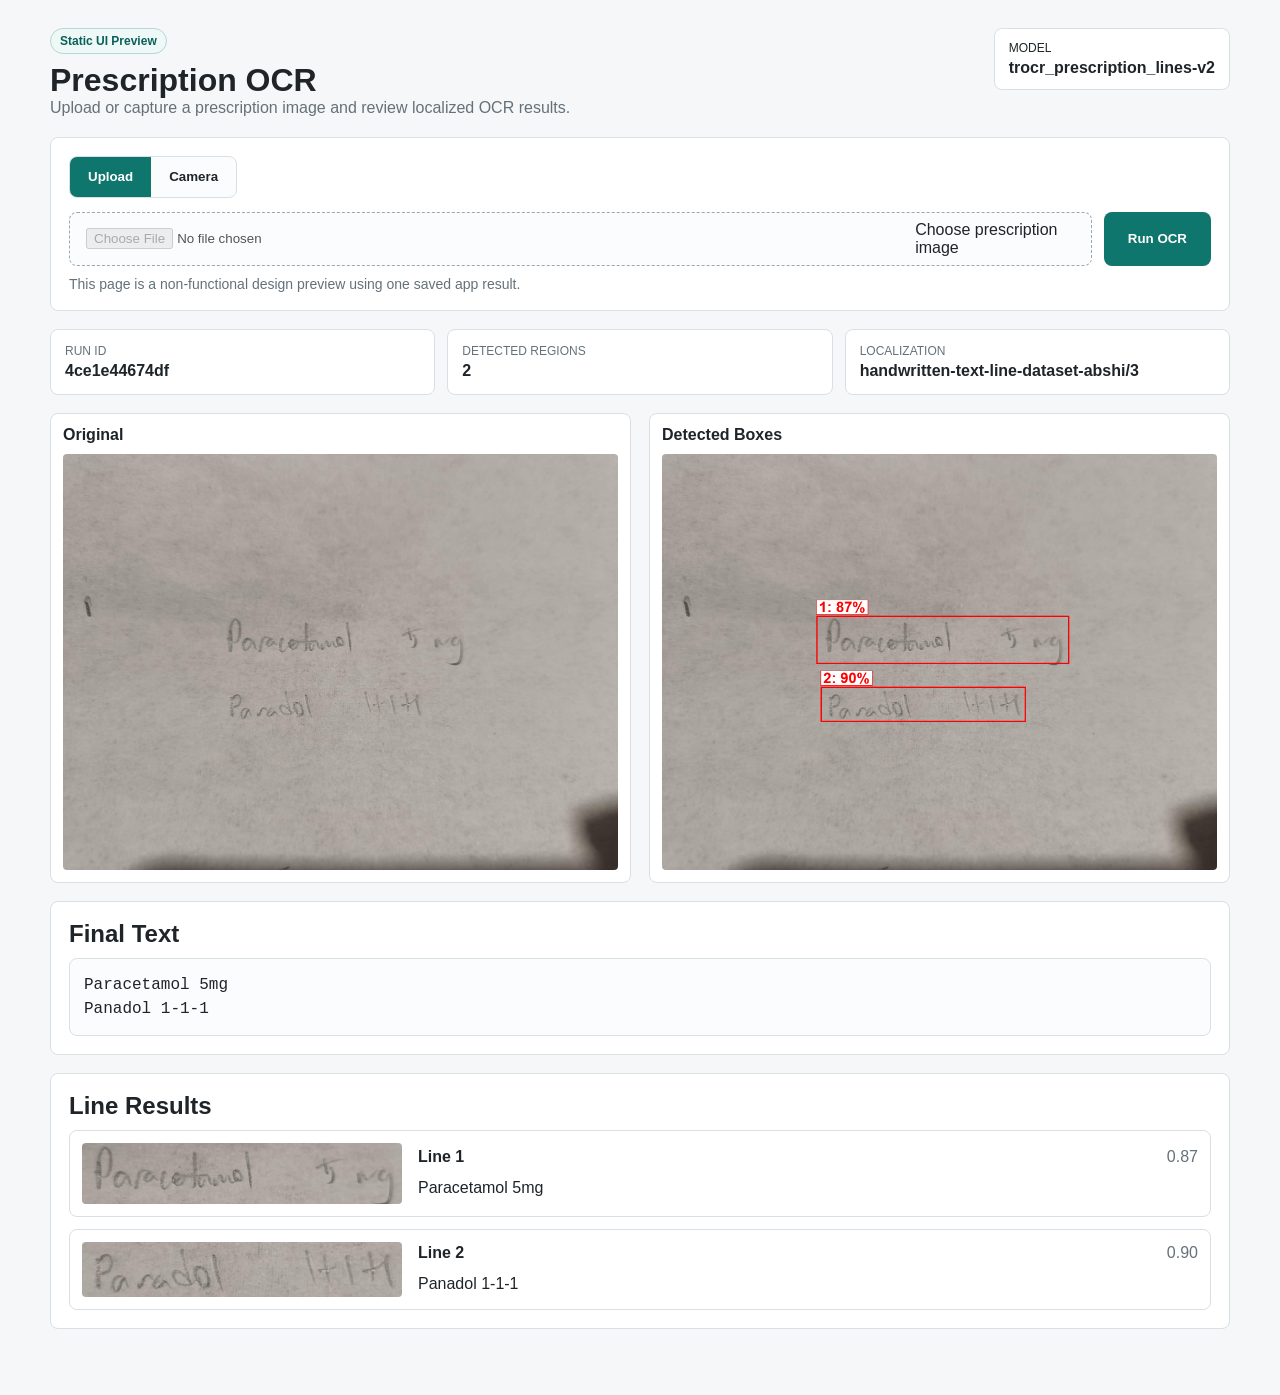
<file: preview/index.html>
<!doctype html>
<html lang="en">
  <head>
    <meta charset="utf-8">
    <meta name="viewport" content="width=device-width, initial-scale=1">
    <title>Prescription OCR Preview</title>
    <link rel="stylesheet" href="styles.css">
  </head>
  <body>
    <main class="shell">
      <section class="topbar">
        <div>
          <div class="badge">Static UI Preview</div>
          <h1>Prescription OCR</h1>
          <p>Upload or capture a prescription image and review localized OCR results.</p>
        </div>
        <div class="status">
          <span>Model</span>
          <strong>trocr_prescription_lines-v2</strong>
        </div>
      </section>

      <section class="upload-panel">
        <div class="input-tabs" aria-label="Input method">
          <button class="tab-button active" type="button">Upload</button>
          <button class="tab-button" type="button">Camera</button>
        </div>
        <div class="mock-form">
          <label class="drop-zone">
            <input type="file" disabled>
            <span>Choose prescription image</span>
          </label>
          <button type="button">Run OCR</button>
        </div>
        <p class="hint">This page is a non-functional design preview using one saved app result.</p>
      </section>

      <section class="summary-grid">
        <div>
          <span class="label">Run ID</span>
          <strong>4ce1e44674df</strong>
        </div>
        <div>
          <span class="label">Detected Regions</span>
          <strong>2</strong>
        </div>
        <div>
          <span class="label">Localization</span>
          <strong>handwritten-text-line-dataset-abshi/3</strong>
        </div>
      </section>

      <section class="image-grid">
        <figure>
          <figcaption>Original</figcaption>
          <img src="assets/real-run/original.jpg" alt="Uploaded prescription preview">
        </figure>
        <figure>
          <figcaption>Detected Boxes</figcaption>
          <img src="assets/real-run/annotated.png" alt="Prescription with detected boxes">
        </figure>
      </section>

      <section class="transcription-panel">
        <div class="section-heading">
          <h2>Final Text</h2>
        </div>
        <pre>Paracetamol 5mg
Panadol 1-1-1</pre>
      </section>

      <section class="regions-panel">
        <div class="section-heading">
          <h2>Line Results</h2>
        </div>
        <div class="region-list">
          <article class="region-row">
            <div class="region-image"><img src="assets/real-run/crops/region_001.png" alt="Line crop 1"></div>
            <div class="region-text"><div class="region-meta"><strong>Line 1</strong><span>0.87</span></div><p>Paracetamol 5mg</p></div>
          </article>
          <article class="region-row">
            <div class="region-image"><img src="assets/real-run/crops/region_002.png" alt="Line crop 2"></div>
            <div class="region-text"><div class="region-meta"><strong>Line 2</strong><span>0.90</span></div><p>Panadol 1-1-1</p></div>
          </article>
        </div>
      </section>
    </main>
  </body>
</html>
</file>
<file: preview/styles.css>
:root {
  color-scheme: light;
  --bg: #f5f7f8;
  --panel: #ffffff;
  --text: #1e2428;
  --muted: #65717a;
  --line: #d9e0e4;
  --accent: #0f766e;
  --accent-strong: #0b5f59;
}

* { box-sizing: border-box; }

body {
  margin: 0;
  min-height: 100vh;
  background: var(--bg);
  color: var(--text);
  font-family: Arial, Helvetica, sans-serif;
}

.shell {
  width: min(1180px, calc(100% - 32px));
  margin: 0 auto;
  padding: 28px 0 48px;
}

.topbar {
  display: flex;
  justify-content: space-between;
  gap: 24px;
  align-items: flex-start;
  margin-bottom: 20px;
}

h1, h2, p { margin: 0; }
h1 { font-size: 32px; line-height: 1.15; }

.badge {
  display: inline-block;
  margin-bottom: 8px;
  padding: 5px 9px;
  border: 1px solid #b8d6d2;
  border-radius: 999px;
  color: var(--accent-strong);
  background: #eef8f6;
  font-size: 12px;
  font-weight: 700;
}

.topbar p, .hint, .label, .region-meta span { color: var(--muted); }

.status,
.upload-panel,
.transcription-panel,
.regions-panel,
.summary-grid > div,
figure {
  background: var(--panel);
  border: 1px solid var(--line);
  border-radius: 8px;
}

.status {
  min-width: 220px;
  padding: 12px 14px;
}

.status span, .label {
  display: block;
  font-size: 12px;
  text-transform: uppercase;
  letter-spacing: 0;
  margin-bottom: 4px;
}

.upload-panel,
.transcription-panel,
.regions-panel {
  padding: 18px;
  margin-bottom: 18px;
}

.input-tabs {
  display: inline-flex;
  width: fit-content;
  border: 1px solid var(--line);
  border-radius: 8px;
  overflow: hidden;
  background: #fbfcfd;
  margin-bottom: 14px;
}

.tab-button {
  min-height: 40px;
  padding: 0 18px;
  border: 0;
  border-radius: 0;
  background: transparent;
  color: var(--text);
  font-weight: 700;
}

.tab-button.active {
  background: var(--accent);
  color: white;
}

.mock-form {
  display: flex;
  gap: 12px;
  align-items: stretch;
}

.drop-zone {
  flex: 1;
  min-height: 54px;
  border: 1px dashed #9aa8b2;
  border-radius: 8px;
  display: flex;
  align-items: center;
  padding: 0 16px;
  background: #fbfcfd;
}

.drop-zone input { width: 100%; }

button {
  border: 0;
  border-radius: 8px;
  padding: 0 24px;
  background: var(--accent);
  color: white;
  font-weight: 700;
}

.hint { margin-top: 10px; font-size: 14px; }

.summary-grid {
  display: grid;
  grid-template-columns: repeat(3, minmax(0, 1fr));
  gap: 12px;
  margin-bottom: 18px;
}

.summary-grid > div {
  padding: 14px;
  overflow-wrap: anywhere;
}

.image-grid {
  display: grid;
  grid-template-columns: repeat(2, minmax(0, 1fr));
  gap: 18px;
  margin-bottom: 18px;
}

figure {
  margin: 0;
  padding: 12px;
}

figcaption, .section-heading {
  font-weight: 700;
  margin-bottom: 10px;
}

img {
  display: block;
  width: 100%;
  height: auto;
  border-radius: 4px;
}

pre {
  white-space: pre-wrap;
  overflow-wrap: anywhere;
  margin: 0;
  padding: 14px;
  border: 1px solid var(--line);
  border-radius: 8px;
  background: #fbfcfd;
  font-family: Consolas, Monaco, monospace;
  line-height: 1.5;
}

.region-list { display: grid; gap: 12px; }

.region-row {
  display: grid;
  grid-template-columns: 320px minmax(0, 1fr);
  gap: 16px;
  align-items: center;
  border: 1px solid var(--line);
  border-radius: 8px;
  padding: 12px;
}

.region-image img {
  max-height: 140px;
  object-fit: contain;
  background: #fbfcfd;
}

.region-meta {
  display: flex;
  justify-content: space-between;
  gap: 12px;
  margin-bottom: 10px;
}

.region-text p {
  line-height: 1.5;
  overflow-wrap: anywhere;
}

@media (max-width: 780px) {
  .topbar, .mock-form { flex-direction: column; }
  button { min-height: 48px; }
  .summary-grid, .image-grid, .region-row { grid-template-columns: 1fr; }
}
</file>
